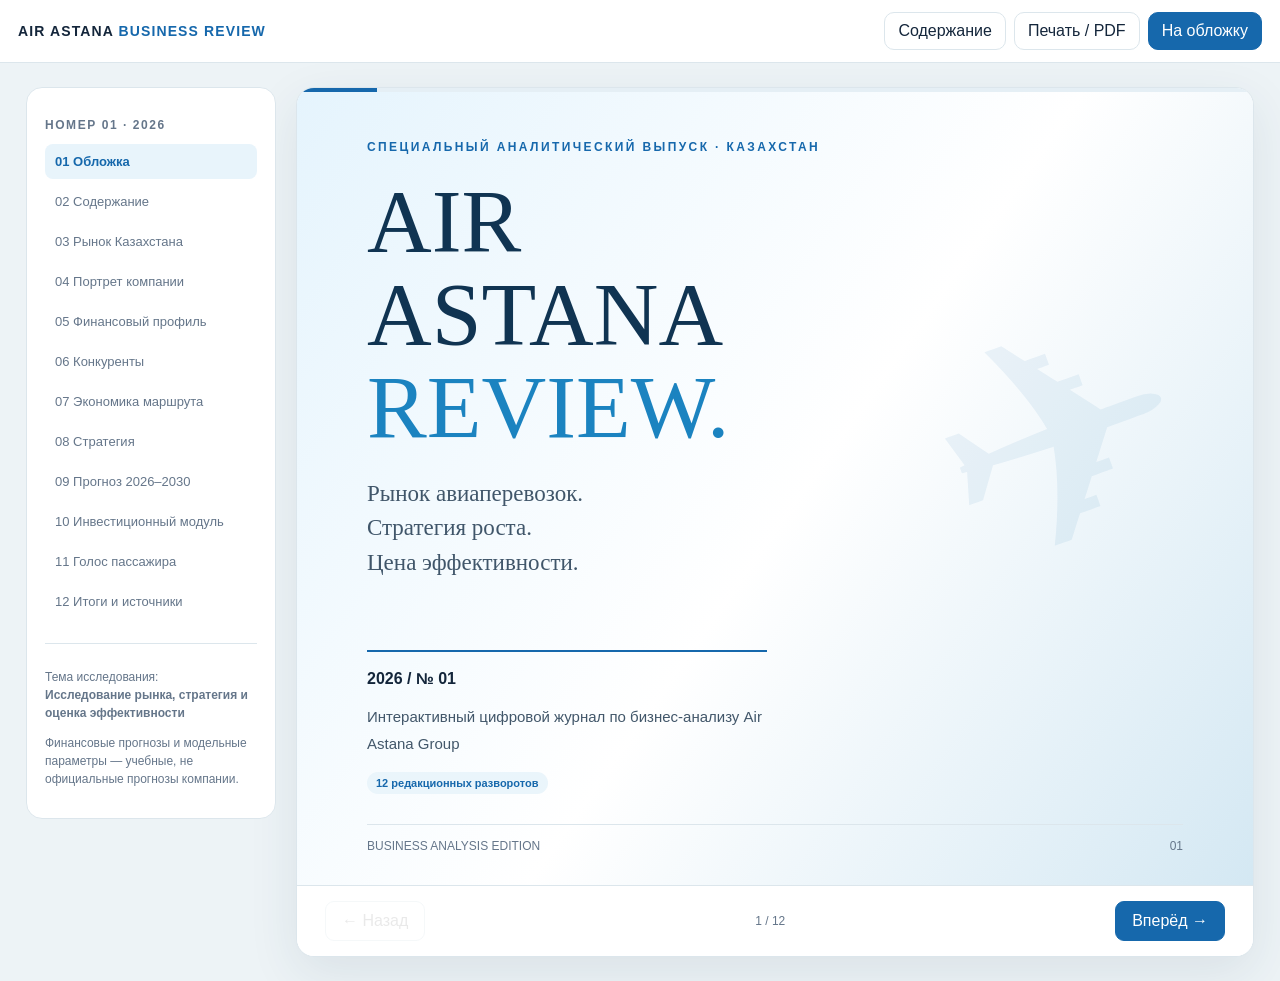
<file: index.html>
<!doctype html><html lang="ru"><head><meta charset="utf-8"><meta name="viewport" content="width=device-width,initial-scale=1"><title>Air Astana Business Review — цифровой журнал</title><link rel="stylesheet" href="style.css"></head><body><header class="top"><div class="brand">AIR ASTANA <span>BUSINESS REVIEW</span></div><div class="actions" style="margin:0"><button onclick="go(1)">Содержание</button><button onclick="window.print()">Печать / PDF</button><button class="primary" onclick="go(0)">На обложку</button></div></header><main class="shell"><aside class="sidebar"><h3>Номер 01 · 2026</h3><nav class="toc" id="toc"></nav><div class="divider"></div><div class="small">Тема исследования:<br><b>Исследование рынка, стратегия и оценка эффективности</b></div><p class="small">Финансовые прогнозы и модельные параметры — учебные, не официальные прогнозы компании.</p></aside><section class="paper"><div class="progress"><div id="progress"></div></div>
<section class="page cover active" data-name="Обложка"><div class="hero"><div class="eyebrow">Специальный аналитический выпуск · Казахстан</div><h1>AIR<br>ASTANA<br><span style="color:#1b83c0">REVIEW.</span></h1><p class="lead">Рынок авиаперевозок.<br>Стратегия роста.<br>Цена эффективности.</p><div class="issue"><b>2026 / № 01</b><p class="p">Интерактивный цифровой журнал по бизнес-анализу Air Astana Group</p><span class="tag">12 редакционных разворотов</span></div></div><div class="folio"><span>BUSINESS ANALYSIS EDITION</span><span>01</span></div></section>
<section class="page" data-name="Содержание"><div class="eyebrow">Редакционная навигация</div><h2>В этом номере</h2><p class="lead">От структуры авиационного рынка до выбора инвестиционной стратегии.</p><div id="contents" class="grid"></div><div class="panel"><b>Как читать журнал</b><p class="p">Выбирайте главу в меню, перелистывайте страницы стрелками или клавишами ← →. На страницах с пометкой «Интерактив» изменяйте параметры: расчёты и выводы обновятся сразу. Кнопка «Печать / PDF» создаёт печатную версию всех страниц.</p></div></section>
<section class="page" data-name="Рынок Казахстана"><div class="eyebrow">01 / Отраслевой обзор</div><h2>Авиационный рынок Казахстана</h2><p class="lead">Растущий рынок создаёт возможности для перевозчиков, но увеличение объёма само по себе не гарантирует роста прибыли.</p><div class="grid"><div class="stat"><small>Пассажиры казахстанских авиакомпаний, 2025</small><strong>15,4 млн</strong><small>Отраслевой показатель, не Air Astana</small></div><div class="stat"><small>Пассажиры аэропортов Казахстана, 2025</small><strong>31,8 млн</strong><small>Включает пассажиров иностранных авиакомпаний; методика отличается</small></div></div><p class="p">Для анализа рынка применяем PEST: политико-правовая среда (международные разрешения и регулирование), экономика (топливо, валютный курс, покупательная способность), общество (туризм и мобильность), технологии (цифровая дистрибуция, управление доходностью и парк самолётов).</p><div class="panel"><b>Методология</b><p class="p">Сравниваем темпы роста, ёмкость рынка и конкуренцию. Не складываем показатели аэропортов с количеством пассажиров авиакомпаний: это разные статистические совокупности.</p></div><div class="folio"><span>ИСТОЧНИК: МИНИСТЕРСТВО ТРАНСПОРТА РК, 2025</span><span>03</span></div></section>
<section class="page" data-name="Портрет компании"><div class="eyebrow">02 / Компания</div><h2>Два бренда — одна группа</h2><p class="lead">Air Astana ориентируется на полный сервис, FlyArystan — на бюджетную модель. В финансовых итогах группы они учитываются вместе.</p><div class="grid"><div class="panel"><span class="tag">Air Astana</span><h3>Полносервисный бренд</h3><p class="p">Развитие международных и внутренних направлений, сервис и пересадочные потоки.</p></div><div class="panel"><span class="tag">FlyArystan</span><h3>Бюджетный бренд</h3><p class="p">Чувствительный к цене пассажирский сегмент, высокая оборачиваемость и дополнительные услуги.</p></div></div><p class="quote">Ключевой вопрос: как превращать рост перевозок в устойчивую прибыль?</p><div class="folio"><span>ПРЕДМЕТ АНАЛИЗА: AIR ASTANA GROUP</span><span>04</span></div></section>
<section class="page" data-name="Финансовый профиль"><div class="eyebrow">03 / Финансы</div><h2>Рост доходов и давление на прибыль</h2><div class="grid three"><div class="stat"><small>Выручка и прочие доходы, 2025</small><strong>$1 453,9 млн</strong></div><div class="stat"><small>Чистая прибыль, 2025</small><strong>$13,6 млн</strong></div><div class="stat"><small>Пассажиры, 2025</small><strong>9,7 млн</strong></div></div><div class="panel"><b>Сравнение выручки, $ млн</b><div class="chart"><div class="barcol"><b>1 309,1</b><div class="bar" style="height:78%"></div><label>2024</label></div><div class="barcol"><b>1 453,9</b><div class="bar" style="height:87%"></div><label>2025</label></div></div></div><div class="formula">Темп роста выручки = (1 453,9 / 1 309,1 − 1) × 100% ≈ 11,1%</div><div class="formula">Чистая маржа 2025 = 13,6 / 1 453,9 × 100% ≈ 0,94%</div><p class="note">Числа округлены; при использовании иных определений дохода и более точных значений темп роста может отличаться. Показатели относятся к группе, не к отдельному бренду.</p><div class="folio"><span>ИСТОЧНИК: ПУБЛИЧНАЯ ОТЧЁТНОСТЬ AIR ASTANA GROUP</span><span>05</span></div></section>
<section class="page" data-name="Конкуренты"><div class="eyebrow">04 / Конкурентная среда</div><h2>За кого борются авиакомпании?</h2><p class="lead">Конкурентоспособность определяется не только ценой билета, но и маршрутной сетью, частотой, сервисом и условиями тарифа.</p><div class="tablewrap"><table><thead><tr><th>Перевозчик</th><th>Позиционирование</th><th>Сильная сторона</th><th>Ограничение сравнения</th></tr></thead><tbody><tr><td>Air Astana</td><td>Полный сервис</td><td>Сеть и сервис</td><td>Стоимость зависит от тарифа</td></tr><tr><td>FlyArystan</td><td>Лоукост</td><td>Ценовая доступность</td><td>Допуслуги оплачиваются отдельно</td></tr><tr><td>SCAT</td><td>Регулярные перевозки</td><td>Альтернативные маршруты</td><td>Нужна проверка конкретных рейсов</td></tr></tbody></table></div><div class="panel"><b>Интерактив: веса конкурентных факторов</b><p class="p">Оценки ниже — <b>иллюстративная экспертная матрица</b>, а не результаты измерения рынка.</p><div class="controls"><label>Важность цены (%)<input id="wPrice" type="range" min="0" max="100" value="50" oninput="competitors()"><span id="wPriceVal">50%</span></label><label>Важность сервиса (%)<input id="wService" type="range" min="0" max="100" value="50" oninput="competitors()"><span id="wServiceVal">50%</span></label></div><div id="competitorResult" class="result"></div></div><div class="folio"><span>МОДЕЛЬНЫЕ БАЛЛЫ 1–5; НЕ РЕЙТИНГ КОМПАНИЙ</span><span>06</span></div></section>
<section class="page" data-name="Экономика маршрута"><div class="eyebrow">05 / Интерактивная лаборатория</div><h2>Сколько должен зарабатывать рейс?</h2><p class="lead">Модель показывает связь загрузки кресел, среднего дохода на пассажира и эксплуатационных затрат.</p><div class="controls"><label>Кресел в самолёте<input id="seats" type="number" value="180" min="1" oninput="routeCalc()"></label><label>Загрузка, %<input id="load" type="number" value="82" min="0" max="100" oninput="routeCalc()"></label><label>Средний доход на пассажира, $<input id="fare" type="number" value="110" min="0" oninput="routeCalc()"></label><label>Затраты на рейс, $<input id="cost" type="number" value="13500" min="0" oninput="routeCalc()"></label></div><div class="formula">Прибыль рейса = кресла × загрузка × доход на пассажира − затраты</div><div class="formula">Безубыточная загрузка = затраты / (кресла × доход на пассажира) × 100%</div><div class="result" id="routeResult"></div><p class="note">Учебная модель одного рейса, без налогов, сезонности, транзитных тарифов и детальной структуры затрат. Не является раскрытой экономикой конкретного маршрута Air Astana.</p><div class="folio"><span>РАСЧЁТНАЯ МОДЕЛЬ · ДАННЫЕ ВВОДИТ ПОЛЬЗОВАТЕЛЬ</span><span>07</span></div></section>
<section class="page" data-name="Стратегия"><div class="eyebrow">06 / Стратегический раздел</div><h2>Стратегия: рост с дисциплиной затрат</h2><p class="lead">Гипотеза исследования: более эффективная загрузка сети и управление доходностью могут быть полезнее безусловного расширения мощностей.</p><div class="grid three"><div class="panel"><span class="tag">01</span><h3>Доходность</h3><p class="p">Сегментация спроса, тарифные предложения, дополнительные услуги.</p></div><div class="panel"><span class="tag">02</span><h3>Эффективность</h3><p class="p">Использование флота, планирование маршрутов, контроль CASK.</p></div><div class="panel"><span class="tag">03</span><h3>Качество</h3><p class="p">Пунктуальность, удобство покупки, клиентская лояльность.</p></div></div><div class="formula">RASK = операционные доходы / ASK</div><div class="formula">CASK = операционные затраты / ASK</div><p class="p">ASK — доступные кресло-километры. RPK — оплаченные пассажиро-километры. Загрузка кресел = RPK / ASK × 100%. Сравнивать RASK и CASK следует при согласованном определении доходов и затрат.</p><div class="panel"><b>План реализации</b><p class="p">0–6 месяцев: аудит маршрутов и клиентских сегментов. 6–18 месяцев: пилотирование решений. 18–36 месяцев: масштабирование при выполнении KPI.</p></div><div class="folio"><span>СТРАТЕГИЯ — АВТОРСКОЕ ПРЕДЛОЖЕНИЕ</span><span>08</span></div></section>
<section class="page" data-name="Прогноз 2026–2030"><div class="eyebrow">07 / Сценарное моделирование</div><h2>Пять лет вперёд</h2><p class="lead">Прогноз 2026–2030 годов строится на выбранном темпе роста выручки, а не выдаётся за официальный план компании.</p><div class="controls"><label>Сценарий<select id="scenario" onchange="forecast()"><option value="3">Осторожный · 3%</option><option value="7" selected>Базовый · 7%</option><option value="11">Оптимистичный · 11%</option></select></label><label>Предполагаемая чистая маржа, %<input id="margin" type="number" value="3" min="-50" max="50" step=".5" oninput="forecast()"></label></div><div class="formula">Выручка(t) = 1 453,9 × (1 + g)^(t − 2025)</div><div class="formula">Модельная прибыль(t) = выручка(t) × заданная маржа</div><div id="forecastTable" class="tablewrap"></div><p class="note">В расчёте используется база 2025 года. Маржа 3% — гипотеза для сценария, не достигнутая маржа 2025 года. Прогноз не учитывает валютные колебания, инфляцию, новые самолёты и изменения налогов.</p><div class="folio"><span>ПРОГНОЗ: СЦЕНАРИЙ, НЕ ФАКТ</span><span>09</span></div></section>
<section class="page" data-name="Инвестиционный модуль"><div class="eyebrow">08 / Финансовое решение</div><h2>Стоит ли инвестировать?</h2><p class="lead">NPV и индекс прибыльности помогают оценить, создаёт ли инвестиционный проект стоимость при заданной ставке дисконтирования.</p><div class="controls"><label>Первоначальные инвестиции, $ млн<input id="invest" type="number" value="20" min="0.01" step=".1" oninput="investment()"></label><label>Годовой денежный поток, $ млн<input id="cash" type="number" value="6" step=".1" oninput="investment()"></label><label>Ставка дисконтирования, %<input id="discount" type="number" value="12" min="0" max="100" step=".5" oninput="investment()"></label><label>Срок проекта, лет<input id="years" type="number" value="5" min="1" max="30" oninput="investment()"></label></div><div class="formula">NPV = −I₀ + Σ CFₜ / (1 + r)ᵗ</div><div class="formula">PI = приведённая стоимость притоков / I₀</div><div id="investResult" class="result"></div><p class="note">Модель равных годовых потоков, без ликвидационной стоимости, налоговых эффектов и дополнительных вложений. Для реального инвестиционного решения необходимы подробные денежные потоки.</p><div class="folio"><span>ФИНАНСОВАЯ МОДЕЛЬ · УЧЕБНЫЕ ДАННЫЕ</span><span>10</span></div></section>
<section class="page" data-name="Голос пассажира"><div class="eyebrow">09 / Первичные данные</div><h2>Что важно пассажирам?</h2><p class="lead">Мини-анкета позволяет собрать собственные ответы и дополнить вторичное исследование рынка первичными данными.</p><div class="surveybox"><label>Как часто летаете?<select id="frequency"><option>Реже раза в год</option><option>1–3 раза в год</option><option>4 и более раз в год</option></select></label><label>Главный критерий выбора<select id="priority"><option>Цена</option><option>Расписание</option><option>Сервис</option><option>Багаж</option><option>Пунктуальность</option></select></label><label>Предпочтительный формат<select id="type"><option>Полный сервис</option><option>Лоукост</option><option>Зависит от маршрута</option></select></label><label>Оценка доступности авиаперелётов<select id="rating"><option value="1">1 — низкая</option><option value="2">2</option><option value="3" selected>3</option><option value="4">4</option><option value="5">5 — высокая</option></select></label></div><div class="actions"><button class="primary" onclick="saveSurvey()">Сохранить ответ</button><button onclick="exportSurvey()">Экспорт CSV</button><button onclick="clearSurvey()">Очистить ответы</button></div><div class="result" id="surveyResult"></div><p class="note">Ответы сохраняются только в браузере на этом устройстве. Демонстрационные данные не добавлены. Для обобщения на рынок необходима репрезентативная выборка и описание способа набора респондентов.</p><div class="folio"><span>СОБСТВЕННОЕ ИССЛЕДОВАНИЕ · АНКЕТА</span><span>11</span></div></section>
<section class="page" data-name="Итоги и источники"><div class="eyebrow">10 / Выводы редакции</div><h2>Что показал анализ?</h2><p class="lead">Рост выручки не равен росту эффективности. Поэтому стратегия должна измеряться не только пассажиропотоком, но и доходностью и качеством операций.</p><div class="grid"><div class="panel"><b>Вывод 1</b><p class="p">У Air Astana Group есть масштаб и два бренда для работы с разными сегментами.</p></div><div class="panel"><b>Вывод 2</b><p class="p">Низкая чистая маржа 2025 года делает контроль затрат и прибыльности значимой задачей.</p></div><div class="panel"><b>Вывод 3</b><p class="p">Маршрутные и инвестиционные решения нужно проверять чувствительностью к загрузке и стоимости капитала.</p></div><div class="panel"><b>Вывод 4</b><p class="p">Пассажирский опрос должен быть дополнен реальными данными для надёжных выводов о предпочтениях.</p></div></div><div class="panel source"><b>Источники и дальнейшая проверка</b><p class="p">1. <a href="https://ir.airastana.com/en/disclosure-center/annual-reports/" target="_blank" rel="noopener">Air Astana — годовые отчёты</a><br>2. <a href="https://ir.airastana.com/" target="_blank" rel="noopener">Air Astana — Investor Relations</a><br>3. <a href="https://www.gov.kz/memleket/entities/transport" target="_blank" rel="noopener">Министерство транспорта Республики Казахстан</a><br>4. <a href="https://stat.gov.kz/" target="_blank" rel="noopener">Бюро национальной статистики</a></p><p class="small">Ссылки ведут к первичным площадкам; перед окончательной защитой сверить таблицы с точными строками отчётности и датами публикации.</p></div><div class="actions"><button class="primary" onclick="generateReport()">Сформировать краткий отчёт</button><button onclick="window.print()">Печать журнала / PDF</button></div><div id="report" class="panel" style="display:none;white-space:pre-wrap;margin-top:15px"></div><div class="folio"><span>AIR ASTANA BUSINESS REVIEW · 2026</span><span>12</span></div></section>
<div class="footerbar"><button id="prev" onclick="go(current-1)">← Назад</button><span id="counter" class="small"></span><button id="next" class="primary" onclick="go(current+1)">Вперёд →</button></div></section></main><script src="script.js"></script></body></html>
</file>
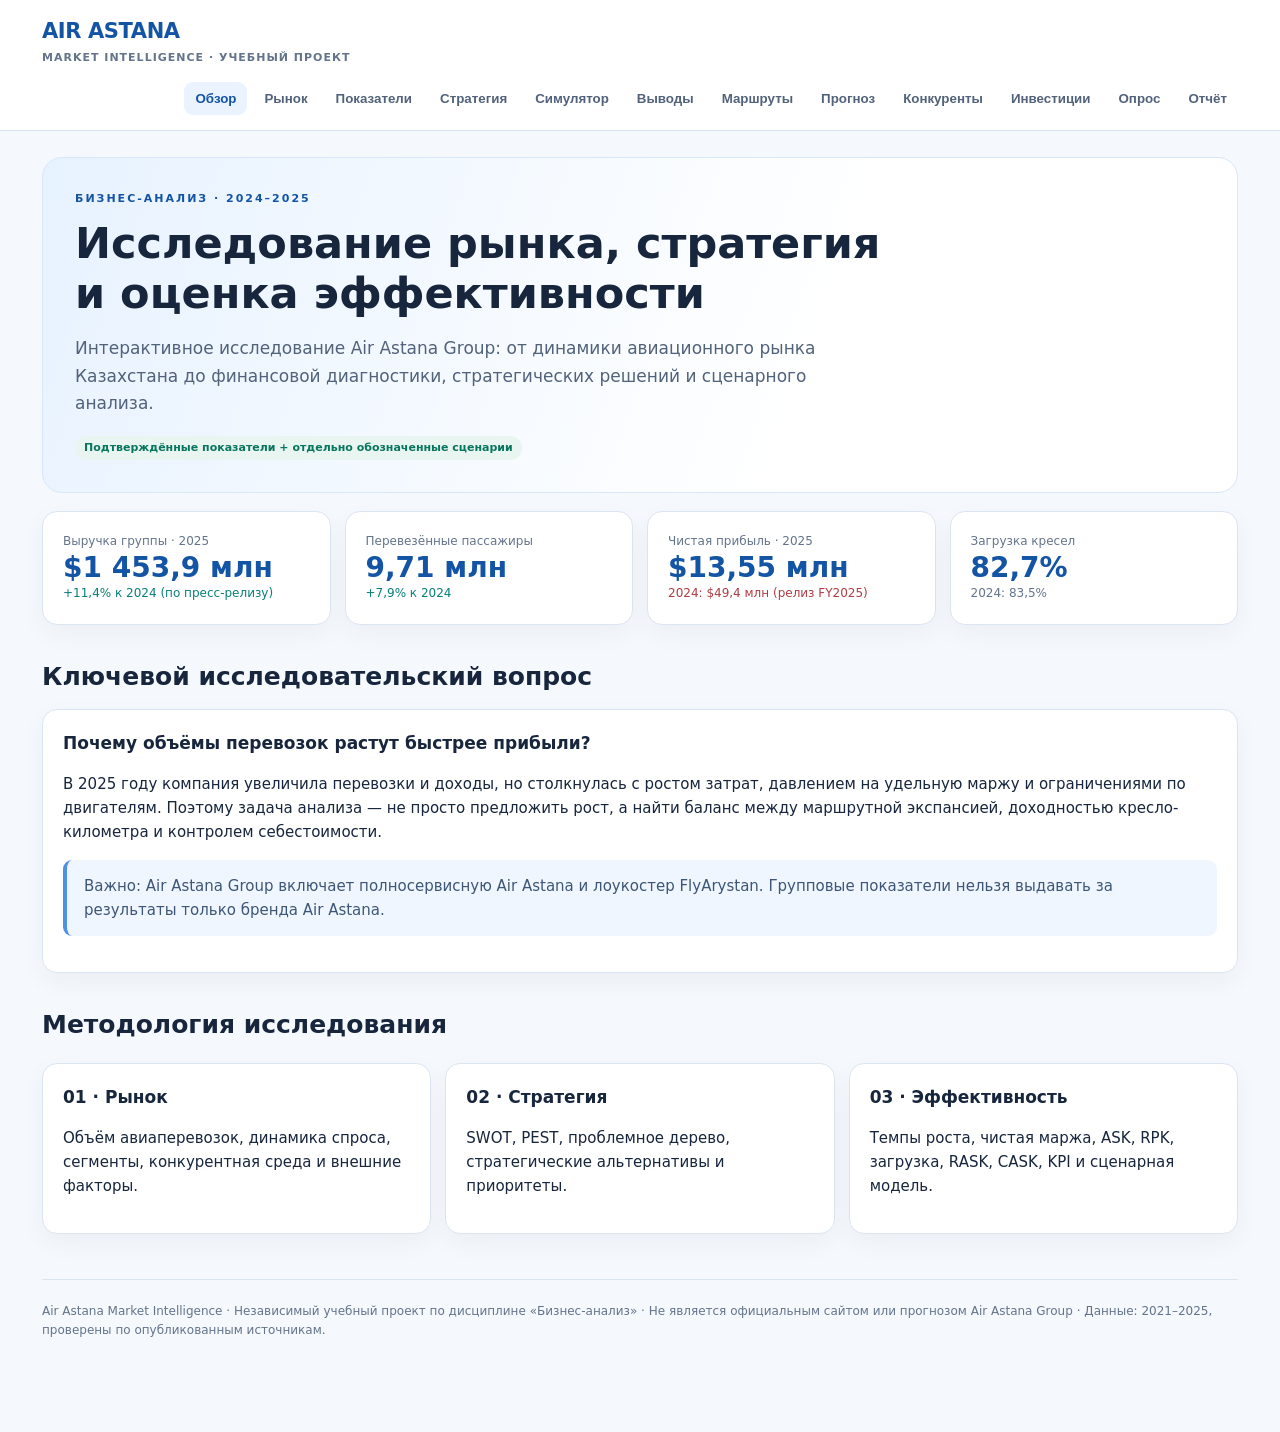
<file: analytics_archive.html>
<!doctype html><html lang="ru"><head><meta charset="utf-8"><meta name="viewport" content="width=device-width,initial-scale=1"><title>Air Astana | Аналитика рынка и стратегия</title><style>
:root{--bg:#f4f7fb;--paper:#fff;--ink:#17253d;--muted:#64748b;--line:#dfe7f1;--blue:#1763c6;--light:#eaf3ff;--teal:#087f77;--orange:#b55b19}*{box-sizing:border-box}body{margin:0;background:var(--bg);font:15px/1.6 system-ui,'Segoe UI',sans-serif;color:var(--ink)}header{background:white;border-bottom:1px solid var(--line);position:sticky;top:0;z-index:10}header .inner{max-width:1240px;margin:auto;padding:15px 22px;display:flex;align-items:center;gap:16px;flex-wrap:wrap}.brand{font-size:21px;font-weight:800;color:var(--blue)}.brand small{display:block;font-size:11px;color:var(--muted);letter-spacing:1px}nav{display:flex;gap:6px;flex-wrap:wrap;margin-left:auto}nav button{border:0;background:transparent;color:#52627b;padding:9px 11px;border-radius:9px;cursor:pointer;font-weight:600}nav button.active,nav button:hover{background:var(--light);color:var(--blue)}main{max-width:1240px;margin:auto;padding:26px 22px 70px}.page{display:none}.page.active{display:block}.hero{padding:32px;border-radius:20px;background:linear-gradient(110deg,#e7f2ff,#fff 65%);border:1px solid #d8e7f9}.eyebrow{text-transform:uppercase;letter-spacing:2px;font-size:11px;font-weight:800;color:var(--blue)}h1{font-size:clamp(27px,4vw,43px);line-height:1.17;margin:10px 0}h2{font-size:25px;margin:32px 0 12px}h3{font-size:17px;margin:0 0 10px}.lead{font-size:17px;color:#52627b;max-width:800px}.grid{display:grid;grid-template-columns:repeat(4,minmax(0,1fr));gap:14px;margin-top:18px}.grid.two{grid-template-columns:repeat(2,minmax(0,1fr))}.grid.three{grid-template-columns:repeat(3,minmax(0,1fr))}.card{background:var(--paper);border:1px solid var(--line);border-radius:15px;padding:20px;min-width:0;box-shadow:0 4px 15px #17365c06}.metric{font-size:28px;font-weight:800;color:var(--blue);line-height:1.2}.small{font-size:12px;color:var(--muted)}.positive{color:var(--teal)}.negative{color:#b03d44}.pill{display:inline-block;background:#e8f5f0;color:#08755e;padding:3px 9px;border-radius:20px;font-size:11px;font-weight:700}.warn{background:#fff4e6;color:#a65c18}.barwrap{background:#e8edf5;border-radius:7px;height:13px;overflow:hidden}.bar{height:100%;background:#367fe2;border-radius:7px}.table-scroll{overflow-x:auto}table{width:100%;border-collapse:collapse;font-size:13px}th,td{padding:11px 10px;text-align:left;border-bottom:1px solid var(--line)}th{background:#f3f7fc;color:#50617a;font-weight:700}td:not(:first-child){font-variant-numeric:tabular-nums}.note{padding:14px 17px;background:#f0f6ff;border-left:4px solid #4c91e4;border-radius:9px;color:#3d5677;margin:16px 0}.formula{font-family:ui-monospace,Consolas,monospace;background:#f5f8fd;border:1px solid var(--line);padding:12px;border-radius:9px;overflow:auto}.section-intro{max-width:900px;color:var(--muted)}label{display:block;font-weight:650;font-size:13px;margin-bottom:6px}input[type=range]{width:100%;accent-color:var(--blue)}input[type=number],select{width:100%;padding:10px;border:1px solid #cdd9e9;border-radius:9px;background:#fff;color:var(--ink)}.control{margin:0 0 18px}.control-head{display:flex;justify-content:space-between;gap:12px}.control-head strong{color:var(--blue)}.chart{width:100%;height:260px;display:block}.scenario{padding:16px;border-radius:12px;background:#f5f9ff;border:1px solid #dce8f8}.button{border:0;background:var(--blue);color:#fff;border-radius:9px;padding:10px 15px;cursor:pointer;font-weight:700}.button.secondary{background:#eaf2ff;color:#1756a5}a{color:var(--blue)}footer{margin-top:45px;padding:22px 0;border-top:1px solid var(--line);font-size:12px;color:var(--muted)}.cols{display:grid;grid-template-columns:1.2fr 1fr;gap:15px}.tag{color:var(--muted);font-size:12px}.mini{font-size:13px}.step{border-left:3px solid #83b2ee;padding:0 0 15px 17px;margin-left:5px}.step:last-child{padding-bottom:0}.compare{display:grid;grid-template-columns:1fr 1fr;gap:14px}.source{font-size:12px;color:var(--muted)}@media(max-width:900px){.grid{grid-template-columns:repeat(2,1fr)}.grid.three,.cols{grid-template-columns:1fr}nav{margin-left:0}}@media(max-width:560px){.grid,.grid.two,.grid.three,.compare{grid-template-columns:1fr}.hero{padding:22px}main{padding:18px 14px}header .inner{padding:12px}}
</style><style>
:root{--bg:#f5f8fc;--blue:#1354a4;--line:#dbe5f1} .brand{letter-spacing:-.4px}.card{box-shadow:0 9px 26px rgba(23,54,92,.045)}.card:hover{border-color:#c8d9ed}.module-hero{background:linear-gradient(125deg,#e7f3ff,#fff 75%);padding:26px;border:1px solid #d7e6f6;border-radius:18px;margin-bottom:22px}.tool-grid{display:grid;grid-template-columns:repeat(2,minmax(0,1fr));gap:14px}.muted{color:#64748b}.tag-demo{background:#fff2df;color:#955500;border-radius:18px;padding:4px 10px;font-size:11px;font-weight:800}.tag-real{background:#e8f6f0;color:#086a4e;border-radius:18px;padding:4px 10px;font-size:11px;font-weight:800}.route-bars{display:flex;gap:8px;align-items:flex-end;height:130px;border-bottom:1px solid #dae5f1;padding:10px 0}.route-bars div{flex:1;background:linear-gradient(#4d94ec,#b4d4ff);border-radius:6px 6px 0 0;min-height:2px;position:relative}.route-bars span{position:absolute;bottom:-24px;left:0;font-size:10px;white-space:nowrap}.result{background:#f0f7ff;padding:18px;border-radius:12px;border:1px solid #d8e7fb;margin-top:14px}.survey-row{padding:12px 0;border-bottom:1px solid #e6edf6}.survey-row label{display:inline;font-weight:400;margin-left:7px}.survey-row input{accent-color:var(--blue)}.report-area{background:white;border:1px solid #d9e3f0;border-radius:14px;padding:26px;line-height:1.7}.report-area h2{margin-top:22px}.report-area h3{margin-top:18px}.micro{font-size:11px;color:#708096}.compact{margin-top:8px}.section-kicker{font-size:12px;letter-spacing:1.5px;text-transform:uppercase;color:#1763c6;font-weight:800}.print-only{display:none}@media(max-width:720px){.tool-grid{grid-template-columns:1fr}}@media print{header,footer,.no-print,nav{display:none!important}body{background:white}.page{display:none!important}#report{display:block!important}#report .module-hero,#report .no-print{display:none!important}main{max-width:none;padding:0}.report-area{border:0;padding:0}.print-only{display:block}a{color:black}}
</style></head><body><header><div class="inner"><div class="brand">AIR ASTANA <small>MARKET INTELLIGENCE · УЧЕБНЫЙ ПРОЕКТ</small></div><nav id="nav"></nav></div></header><main>
<section class="page active" id="overview"><div class="hero"><div class="eyebrow">Бизнес-анализ · 2024–2025</div><h1>Исследование рынка, стратегия<br>и оценка эффективности</h1><p class="lead">Интерактивное исследование Air Astana Group: от динамики авиационного рынка Казахстана до финансовой диагностики, стратегических решений и сценарного анализа.</p><span class="pill">Подтверждённые показатели + отдельно обозначенные сценарии</span></div><div class="grid"><div class="card"><div class="small">Выручка группы · 2025</div><div class="metric">$1 453,9 млн</div><div class="small positive">+11,4% к 2024 (по пресс-релизу)</div></div><div class="card"><div class="small">Перевезённые пассажиры</div><div class="metric">9,71 млн</div><div class="small positive">+7,9% к 2024</div></div><div class="card"><div class="small">Чистая прибыль · 2025</div><div class="metric">$13,55 млн</div><div class="small negative">2024: $49,4 млн (релиз FY2025)</div></div><div class="card"><div class="small">Загрузка кресел</div><div class="metric">82,7%</div><div class="small">2024: 83,5%</div></div></div><h2>Ключевой исследовательский вопрос</h2><div class="card"><h3>Почему объёмы перевозок растут быстрее прибыли?</h3><p>В 2025 году компания увеличила перевозки и доходы, но столкнулась с ростом затрат, давлением на удельную маржу и ограничениями по двигателям. Поэтому задача анализа — не просто предложить рост, а найти баланс между маршрутной экспансией, доходностью кресло-километра и контролем себестоимости.</p><div class="note">Важно: Air Astana Group включает полноcервисную Air Astana и лоукостер FlyArystan. Групповые показатели нельзя выдавать за результаты только бренда Air Astana.</div></div><h2>Методология исследования</h2><div class="grid three"><div class="card"><h3>01 · Рынок</h3><p>Объём авиаперевозок, динамика спроса, сегменты, конкурентная среда и внешние факторы.</p></div><div class="card"><h3>02 · Стратегия</h3><p>SWOT, PEST, проблемное дерево, стратегические альтернативы и приоритеты.</p></div><div class="card"><h3>03 · Эффективность</h3><p>Темпы роста, чистая маржа, ASK, RPK, загрузка, RASK, CASK, KPI и сценарная модель.</p></div></div></section>
<section class="page" id="market"><div class="eyebrow">Раздел 01</div><h1>Исследование рынка</h1><p class="section-intro">Сначала оцениваем ёмкость и динамику рынка, затем положение Air Astana Group. Показатели разных источников имеют разные методики учёта и не всегда образуют точную долю рынка.</p><div class="grid three"><div class="card"><div class="small">Пассажиры авиаперевозок РК, 2025</div><div class="metric">15,4 млн</div><div class="small">Казахстанские перевозчики · Минтранс</div></div><div class="card"><div class="small">Пассажиропоток аэропортов РК</div><div class="metric">31,8 млн</div><div class="small">2024: 29,7 млн · Авиационная администрация</div></div><div class="card"><div class="small">Пассажиры Air Astana Group</div><div class="metric">9,71 млн</div><div class="small">Внутренние и международные перевозки группы</div></div></div><div class="note">15,4 млн — статистика авиаперевозок Республики Казахстан; 31,8 млн — пассажиропоток аэропортов; 9,71 млн — перевозки группы. Делить 9,71 на 15,4 и объявлять результат «точной долей рынка» некорректно без согласования географии, периода и методики.</div><h2>Динамика пассажиров Air Astana Group</h2><div class="card"><canvas id="passChart" class="chart"></canvas><div class="small">Млн пассажиров; 2021–2025. Источник: операционные показатели группы.</div></div><h2>Сегменты и факторы спроса</h2><div class="grid two"><div class="card"><h3>Сегментация рынка</h3><p><b>Деловые пассажиры:</b> ценят частоту, надёжность и удобные пересадки.</p><p><b>Туристы:</b> чувствительны к цене и сезонности.</p><p><b>Региональные пассажиры:</b> ориентируются на доступность маршрутов.</p><p><b>Международный транзит:</b> зависит от маршрутной сети и удобства стыковок.</p><div class="small">Качественная аналитическая сегментация, не статистическое распределение.</div></div><div class="card"><h3>PEST-анализ</h3><p><b>P · Политика:</b> авиационное регулирование, двусторонние соглашения, безопасность.</p><p><b>E · Экономика:</b> топливо, курс валют, доходы населения, лизинг.</p><p><b>S · Социум:</b> мобильность, туризм, ожидания сервиса.</p><p><b>T · Технологии:</b> цифровые продажи, управление доходностью, эффективность топлива.</p></div></div><h2>Конкурентная среда</h2><div class="card"><div class="table-scroll"><table><thead><tr><th>Игрок / группа</th><th>Позиционирование</th><th>Критерий сравнения</th></tr></thead><tbody><tr><td>Air Astana</td><td>Полносервисные перевозки</td><td>Сервис, сеть, международные маршруты</td></tr><tr><td>FlyArystan</td><td>Бюджетные перевозки (в группе)</td><td>Цена, загрузка, операционная эффективность</td></tr><tr><td>SCAT</td><td>Конкурирующий перевозчик</td><td>Маршруты, частота, цены</td></tr><tr><td>Иностранные авиакомпании</td><td>Конкуренция на международных направлениях</td><td>Пересадки, расписание, стоимость</td></tr></tbody></table></div><p class="small">Сравнение качественное. Для количественного бенчмаркинга нужны сопоставимые данные по конкретным маршрутам и датам.</p></div></section>
<section class="page" id="finance"><div class="eyebrow">Раздел 02</div><h1>Финансовая и операционная диагностика</h1><p class="section-intro">Ниже — исторические данные Air Astana Group. Суммы выручки и прибыли взяты из консолидированных показателей, без подмены EBITDAR чистой прибылью.</p><div class="card"><h3>Сравнение 2021–2025</h3><div class="table-scroll"><table id="historical"><thead><tr><th>Год</th><th>Выручка, $ млн</th><th>Чистая прибыль, $ млн</th><th>Пассажиры, млн</th><th>ASK, млрд</th><th>RPK, млрд</th><th>CASK, ¢</th></tr></thead><tbody></tbody></table></div><div class="small">Источники: операционные показатели Air Astana Group. Значения округлены для отображения.</div></div><div class="grid two"><div class="card"><h3>Выручка, $ млн</h3><canvas id="revChart" class="chart"></canvas></div><div class="card"><h3>Чистая прибыль, $ млн</h3><canvas id="profitChart" class="chart"></canvas></div></div><h2>Расчётные показатели</h2><div class="grid three" id="derived"></div><h2>Авиационные KPI и формулы</h2><div class="grid two"><div class="card"><h3>ASK — предложенная вместимость</h3><div class="formula">ASK = Σ(число кресел × дальность рейса)</div><p>Показывает объём предложенной пассажирской ёмкости в кресло-километрах.</p></div><div class="card"><h3>RPK — фактический пассажирооборот</h3><div class="formula">RPK = Σ(пассажиры × дальность рейса)</div><p>Показывает фактически использованный пассажирами объём перевозок.</p></div><div class="card"><h3>Load Factor — загрузка</h3><div class="formula">Загрузка (%) = RPK / ASK × 100</div><p>Например, 18,225 / 22,033 × 100 ≈ 82,72%.</p></div><div class="card"><h3>RASK и CASK</h3><div class="formula">RASK = операционный доход / ASK<br>CASK = операционные затраты / ASK</div><p>Обычно выражаются в центах на кресло-километр. Для опубликованных RASK/CASK следует использовать определения компании.</p></div><div class="card"><h3>Темп роста</h3><div class="formula">Рост (%) = (новое / старое − 1) × 100</div><p>Позволяет сравнивать динамику показателей за два периода.</p></div><div class="card"><h3>Чистая маржа</h3><div class="formula">Чистая маржа (%) = чистая прибыль / выручка × 100</div><p>Характеризует долю чистой прибыли в выручке.</p></div></div><div class="note">Указанные RASK и CASK — отраслевые операционные метрики. Разность RASK − CASK не равна чистой прибыли и не учитывает все особенности финансовой отчётности.</div></section>
<section class="page" id="strategy"><div class="eyebrow">Раздел 03</div><h1>Разработка стратегии</h1><p class="section-intro">Цель — повысить устойчивую доходность, а не только объём перевозок. Ниже аналитические предложения учебного проекта, а не утверждённый план компании.</p><div class="grid two"><div class="card"><h3>SWOT · сильные стороны</h3><p>Два бренда для разных сегментов; развитая маршрутная сеть; международное позиционирование; узнаваемость.</p></div><div class="card"><h3>SWOT · слабые стороны</h3><p>Высокая капиталоёмкость; чувствительность к технической доступности флота; давление расходов и валютных колебаний.</p></div><div class="card"><h3>SWOT · возможности</h3><p>Рост международных маршрутов; развитие транзитного потока; цифровая персонализация; оптимизация топливных затрат.</p></div><div class="card"><h3>SWOT · угрозы</h3><p>Конкуренция; изменение стоимости топлива; задержки поставок и ремонта; геополитические и регуляторные риски.</p></div></div><h2>Три стратегические альтернативы</h2><div class="grid three"><div class="card"><span class="pill">Альтернатива A</span><h3>Рост сети</h3><p>Развивать маршруты с подтверждённым спросом и высокой ожидаемой доходностью.</p><p class="small">Показатели: RASK, загрузка, прибыльность маршрута.</p></div><div class="card"><span class="pill">Альтернатива B</span><h3>Контроль затрат</h3><p>Повышать эффективность использования самолётов, топлива и расписания.</p><p class="small">Показатели: CASK, расход топлива, доступность флота.</p></div><div class="card"><span class="pill">Альтернатива C</span><h3>Доход на клиента</h3><p>Развивать дополнительные услуги и точнее сегментировать предложение.</p><p class="small">Показатели: доход на пассажира, конверсия, удовлетворённость.</p></div></div><h2>Матрица выбора стратегии</h2><p class="section-intro">Измени веса критериев и оценки (1–5). Баллы — учебная экспертная оценка, а не измеренные данные компании.</p><div class="card"><div class="grid three"><div><label>Потенциал дохода, вес</label><input type="number" min="0" max="100" value="40" id="w1"></div><div><label>Экономия затрат, вес</label><input type="number" min="0" max="100" value="35" id="w2"></div><div><label>Реализуемость, вес</label><input type="number" min="0" max="100" value="25" id="w3"></div></div><div class="table-scroll"><table id="scoreTable"><thead><tr><th>Стратегия</th><th>Доход (1–5)</th><th>Затраты (1–5)</th><th>Реализуемость (1–5)</th><th>Взвешенный балл</th></tr></thead><tbody></tbody></table></div><p id="winner" class="note"></p></div><h2>Дорожная карта внедрения</h2><div class="card"><div class="step"><b>0–3 месяца: диагностика</b><div>Проверка прибыльности направлений, сбор операционных данных, базовые KPI.</div></div><div class="step"><b>3–6 месяцев: пилот</b><div>Тестирование оптимизации расписания, дополнительных услуг или топливной эффективности.</div></div><div class="step"><b>6–12 месяцев: масштабирование</b><div>Расширение успешных инициатив, мониторинг KPI, контроль рисков и корректировка бюджета.</div></div></div></section>
<section class="page" id="simulator"><div class="eyebrow">Раздел 04</div><h1>Симулятор эффективности</h1><p class="section-intro">Модель чувствительности на базе опубликованных RASK, CASK и ASK за 2025 год. Это <b>учебный сценарий</b>, а не официальный прогноз Air Astana.</p><div class="cols"><div class="card"><h3>Измените параметры</h3><div class="control"><div class="control-head"><label for="ask">Объём ASK относительно 2025</label><strong id="askV"></strong></div><input type="range" id="ask" min="-15" max="25" value="5" step="1"></div><div class="control"><div class="control-head"><label for="rask">Изменение RASK</label><strong id="raskV"></strong></div><input type="range" id="rask" min="-15" max="20" value="5" step="1"></div><div class="control"><div class="control-head"><label for="cask">Изменение CASK</label><strong id="caskV"></strong></div><input type="range" id="cask" min="-15" max="20" value="-3" step="1"></div><div class="control"><div class="control-head"><label for="invest">Затраты на инициативу, $ млн</label><strong id="investV"></strong></div><input type="range" id="invest" min="0" max="50" value="12" step="1"></div><button class="button secondary" id="reset">Сбросить сценарий</button></div><div class="card"><h3>Результат сценария</h3><div class="grid two" style="margin:0"><div class="scenario"><div class="small">ASK</div><div class="metric" id="outASK"></div><div class="small">млрд кресло-км</div></div><div class="scenario"><div class="small">Удельная маржа</div><div class="metric" id="outSpread"></div><div class="small">¢ / ASK</div></div><div class="scenario"><div class="small">Модельный вклад</div><div class="metric" id="outContrib"></div><div class="small">$ млн</div></div><div class="scenario"><div class="small">Изменение к базе</div><div class="metric" id="outDelta"></div><div class="small">$ млн до затрат на проект</div></div></div><p class="note" id="outROI"></p></div></div><h2>Математика симулятора</h2><div class="grid two"><div class="card"><h3>Базовая модель</h3><div class="formula">ASK₀ = 22,032718 млрд<br>RASK₀ = 6,60 ¢<br>CASK₀ = 6,20 ¢<br>Вклад₀ = ASK₀ × (RASK₀ − CASK₀) × 10</div><p class="mini">Множитель 10 переводит млрд кресло-км × центы в миллионы долларов.</p></div><div class="card"><h3>Сценарная модель</h3><div class="formula">ASK₁ = ASK₀ × (1 + gASK)<br>RASK₁ = RASK₀ × (1 + gRASK)<br>CASK₁ = CASK₀ × (1 + gCASK)<br>Вклад₁ = ASK₁ × (RASK₁ − CASK₁) × 10<br>Δ = Вклад₁ − Вклад₀</div><p class="mini">Сценарный ROI = (Δ − инвестиции) / инвестиции × 100%, при инвестициях больше нуля.</p></div></div><div class="note">«Модельный вклад» — разность условных доходов и затрат на основе удельных метрик, а не прогноз чистой прибыли или денежного потока. ROI здесь — упрощённая однопериодная оценка; для реального инвестрешения потребуются NPV, ставка дисконтирования, CAPEX/OPEX, сроки и риск-анализ.</div></section>
<section class="page" id="conclusion"><div class="eyebrow">Раздел 05</div><h1>Выводы и источники</h1><div class="grid two"><div class="card"><h3>Основные выводы</h3><p><b>1.</b> Рынок авиаперевозок Казахстана расширялся в 2025 году, однако рост объёмов не гарантирует пропорционального роста прибыли.</p><p><b>2.</b> У Air Astana Group увеличились пассажиропоток и выручка, но чистая прибыль заметно снизилась.</p><p><b>3.</b> Для выбора стратегии важно сопоставлять рост ASK и RPK с динамикой RASK, CASK и ограничениями по флоту.</p><p><b>4.</b> Наиболее обоснованный подход — сочетание точечного роста доходных маршрутов с контролем затрат и тестированием инициатив.</p></div><div class="card"><h3>Что доказывает работа</h3><p>Исследование последовательно связывает <b>рыночные данные → диагностику предприятия → выбор стратегии → измеримые KPI → оценку экономического эффекта</b>.</p><p>Интерактивная часть позволяет показать чувствительность результата к управленческим решениям, но не заменяет финансовый прогноз компании.</p><h3>Ограничения</h3><p class="mini">Нет детальных данных о прибыльности каждого маршрута, конкурентных тарифах на сопоставимые даты и внутренних инвестиционных бюджетах. Поэтому оценки стратегий и сценарии явно маркированы как учебные.</p></div></div><h2>Первичные источники</h2><div class="card"><ol><li><a target="_blank" rel="noopener" href="https://ir.airastana.com/en/financial-operational/operational-highlights/">Air Astana Group — Operational Highlights (2021–2025)</a></li><li><a target="_blank" rel="noopener" href="https://kase.kz/en/information/news/show/1562278">KASE — FY 2025 Results (13.03.2026)</a></li><li><a target="_blank" rel="noopener" href="https://ir.airastana.com/media/8deacf8f13c3255/air-astana-ar-2025-eng-int.pdf">Air Astana Group — Integrated Report 2025</a></li><li><a target="_blank" rel="noopener" href="https://stat.gov.kz/en/industries/business-statistics/stat-transport/publications/472263/">Бюро национальной статистики — Транспорт, январь–декабрь 2025</a></li><li><a target="_blank" rel="noopener" href="https://caa.gov.kz/en/blog/post/development-civil-aviation-kazakhstan-2025-results-and-key-priorities-future">Авиационная администрация Казахстана — итоги 2025 года</a></li></ol><p class="small">Сайт работает офлайн. Ссылки на первоисточники открываются при наличии интернета.</p></div><h2>Как представить преподавателю</h2><div class="card"><p><b>1 мин:</b> сформулировать исследовательский вопрос. <b>2 мин:</b> показать рыночную динамику и конкурентов. <b>2 мин:</b> разобрать финансовые KPI и формулы. <b>2 мин:</b> сравнить стратегии. <b>2 мин:</b> дать преподавателю изменить параметры симулятора. <b>1 мин:</b> вывод и ограничения.</p></div></section>

<section class="page" id="routes"><div class="module-hero"><div class="section-kicker">Модуль 06 · Маршрутная сеть</div><h1>Анализ авиамаршрутов</h1><p class="lead">Оценка условной экономики маршрута и точки безубыточности. Маршруты ниже — учебные кейсы, не официальная маршрутная прибыль Air Astana.</p><span class="tag-demo">Сценарные входные данные</span></div>
<div class="grid three"><div class="card"><div class="small">ASK группы, 2025</div><div class="metric">22,0 млрд</div><span class="tag-real">Отчётность</span></div><div class="card"><div class="small">RPK группы, 2025</div><div class="metric">18,2 млрд</div><span class="tag-real">Отчётность</span></div><div class="card"><div class="small">Загрузка группы, 2025</div><div class="metric">82,7%</div><span class="tag-real">Отчётность</span></div></div>
<div class="grid two"><div class="card"><h3>Конструктор маршрута</h3><div class="control"><label for="routeSelect">Учебный маршрут</label><select id="routeSelect"><option value="ALA–NQZ">Алматы — Астана</option><option value="ALA–IST">Алматы — Стамбул</option><option value="NQZ–DXB">Астана — Дубай</option><option value="ALA–TBS">Алматы — Тбилиси</option></select></div><div class="tool-grid"><div><label for="rSeats">Кресел на рейсе</label><input id="rSeats" type="number" min="20" max="600" value="180"></div><div><label for="rFlights">Рейсов в месяц (в одну сторону)</label><input id="rFlights" type="number" min="1" max="300" value="60"></div><div><label for="rLoad">Загрузка, %</label><input id="rLoad" type="number" min="1" max="100" value="82"></div><div><label for="rFare">Средний доход с пассажира, $</label><input id="rFare" type="number" min="1" value="110"></div><div><label for="rCost">Затраты на рейс, $</label><input id="rCost" type="number" min="1" value="12000"></div><div><label for="rAnc">Доп. доход на пассажира, $</label><input id="rAnc" type="number" min="0" value="12"></div></div><button class="button secondary compact" id="rReset">Вернуть учебные параметры</button></div><div class="card"><h3>Экономика выбранного маршрута</h3><div class="grid two"><div><div class="small">Пассажиров / месяц</div><div class="metric" id="rPassengers">—</div></div><div><div class="small">Выручка / месяц</div><div class="metric" id="rRevenue">—</div></div><div><div class="small">Операционный вклад</div><div class="metric" id="rMargin">—</div></div><div><div class="small">Безубыточная загрузка</div><div class="metric" id="rBreak">—</div></div></div><div class="result" id="rInsight"></div><div class="formula">Пассажиры = кресла × рейсы × загрузка<br>Выручка = пассажиры × (тариф + доп. доход)<br>Вклад = выручка − рейсы × затраты/рейс<br>Безубыточная загрузка = затраты/рейс ÷ [кресла × доход/пасс.]</div></div></div><h2>Как использовать для стратегического решения</h2><div class="grid three"><div class="card"><h3>Высокий спрос</h3><p>Проверить возможность повышения частоты рейсов без снижения средней доходности.</p></div><div class="card"><h3>Низкая загрузка</h3><p>Проверить сезонность, расписание, цену и маркетинговую поддержку направления.</p></div><div class="card"><h3>Рост затрат</h3><p>Оценить влияние топлива, технических ограничений и состава флота на экономику рейса.</p></div></div><p class="note">Для реальной маршрутной рентабельности нужны внутренние данные: расстояние, налёт, распределённые накладные расходы, топливо, сборы, транзит, загрузка по сезонам и выручка по классам.</p></section>
<section class="page" id="forecast"><div class="module-hero"><div class="section-kicker">Модуль 07 · 2026–2030</div><h1>Пятилетний прогноз</h1><p class="lead">Три сценария развития: консервативный, базовый и ускоренный. Прогноз строится от фактической базы 2025 года и не является прогнозом руководства компании.</p><span class="tag-demo">Учебная прогнозная модель</span></div><div class="grid two"><div class="card"><h3>Параметры прогноза</h3><div class="control"><label>Сценарий</label><select id="forecastScenario"><option value="base">Базовый</option><option value="low">Консервативный</option><option value="high">Ускоренный</option></select></div><div class="tool-grid"><div><label>Годовой рост выручки, %</label><input type="number" id="fGrowth" value="7" step="0.5" min="-30" max="40"></div><div><label>Чистая маржа в 2030, %</label><input type="number" id="fMargin" value="3.5" step="0.1" min="-20" max="30"></div><div><label>Рост пассажиров, %/год</label><input type="number" id="fPassengers" value="5" step="0.5" min="-30" max="40"></div><div><label>Ставка дисконтирования, %</label><input type="number" id="fDiscount" value="12" step="0.5" min="0" max="50"></div></div><div class="result" id="fSummary"></div></div><div class="card"><h3>Прогноз выручки, $ млн</h3><canvas id="forecastChart" class="chart"></canvas><div class="formula">Выручкаₜ = Выручка₂₀₂₅ × (1 + g)^(t−2025)<br>Пассажирыₜ = Пассажиры₂₀₂₅ × (1 + gₚ)^(t−2025)<br>Прибыльₜ = Выручкаₜ × прогнозная маржаₜ</div><p class="small">Маржа плавно изменяется от фактической маржи 2025 к целевому значению 2030.</p></div></div><h2>Прогноз по годам</h2><div class="card table-scroll"><table><thead><tr><th>Год</th><th>Выручка, $ млн</th><th>Пассажиры, млн</th><th>Чистая маржа</th><th>Модельная прибыль, $ млн</th></tr></thead><tbody id="forecastRows"></tbody></table></div><div class="note">Сценарии чувствительны к допущениям. Экстраполяция не учитывает непредвиденные ремонты, курсовые колебания, изменение стоимости топлива и решения регуляторов.</div></section>
<section class="page" id="competitors"><div class="module-hero"><div class="section-kicker">Модуль 08 · Бенчмаркинг</div><h1>Сравнение конкурентов</h1><p class="lead">Позиционирование перевозчиков и сравнение по единым критериям. Оценки по шкале 1–5 задаются пользователем и не являются официальным рейтингом.</p></div><div class="card"><h3>Кого сравниваем</h3><p><b>Air Astana</b> — полносервисный бренд группы; <b>FlyArystan</b> — лоукостер в составе той же группы; <b>SCAT</b> — отдельный казахстанский перевозчик. Сравнение брендов внутри группы не означает сравнение независимых компаний.</p><div class="table-scroll"><table><thead><tr><th>Бренд</th><th>Модель</th><th>Сервис</th><th>Ценовое позиционирование</th><th>Основная аудитория</th></tr></thead><tbody><tr><td>Air Astana</td><td>Полносервисная</td><td>Включённые услуги зависят от тарифа</td><td>Сервис + удобство</td><td>Деловые, туристы, транзит</td></tr><tr><td>FlyArystan</td><td>Лоукост</td><td>Дополнительные услуги часто отдельно</td><td>Бюджетное</td><td>Чувствительные к цене</td></tr><tr><td>SCAT</td><td>Сетевая авиакомпания</td><td>Зависит от тарифа</td><td>Конкурентное</td><td>Внутренние и международные пассажиры</td></tr></tbody></table></div><p class="small">Цены на билеты не указаны: они меняются по маршруту, дате и тарифу. Для количественного сравнения нужен единый срез бронирований.</p></div><div class="grid two"><div class="card"><h3>Экспертная матрица (редактируемая)</h3><div class="table-scroll"><table><thead><tr><th>Бренд</th><th>Сервис</th><th>Доступность цены</th><th>Маршрутное удобство</th><th>Итог</th></tr></thead><tbody id="compRows"></tbody></table></div><p class="small">Все оценки — демонстрационные гипотезы, не подтверждённые измерения.</p></div><div class="card"><h3>Веса критериев</h3><div class="tool-grid"><div><label>Сервис</label><input id="cw0" type="number" value="40" min="0" max="100"></div><div><label>Доступность цены</label><input id="cw1" type="number" value="35" min="0" max="100"></div><div><label>Маршрутное удобство</label><input id="cw2" type="number" value="25" min="0" max="100"></div></div><div class="result" id="compResult"></div><div class="formula">Итоговый балл = Σ(оценкаᵢ × весᵢ) / Σ(весᵢ)</div><p class="small">Используйте реальные опросы и сравнимые тарифы, чтобы заменить экспертные оценки проверяемыми данными.</p></div></div></section>
<section class="page" id="investment"><div class="module-hero"><div class="section-kicker">Модуль 09 · Инвестиции</div><h1>Инвестиционная оценка</h1><p class="lead">NPV, IRR, простой и дисконтированный срок окупаемости, индекс прибыльности. Денежные потоки моделируются для учебной инициативы, а не для реального проекта авиакомпании.</p><span class="tag-demo">Учебный инвестиционный кейс</span></div><div class="grid two"><div class="card"><h3>Исходные параметры</h3><div class="tool-grid"><div><label>Начальные инвестиции, $ млн</label><input id="iCapex" type="number" value="25" min="0.01" step="1"></div><div><label>Ежегодный денежный поток, $ млн</label><input id="iCash" type="number" value="8" step="0.5"></div><div><label>Рост потока, %/год</label><input id="iGrowth" type="number" value="3" step="0.5"></div><div><label>Ставка дисконтирования, %</label><input id="iRate" type="number" value="12" step="0.5" min="0" max="80"></div><div><label>Горизонт, лет</label><input id="iYears" type="number" value="5" min="1" max="15"></div></div><button class="button secondary compact" id="iReset">Сбросить модель</button><div class="formula">NPV = −I₀ + Σ CFₜ/(1+r)^t<br>PI = PV будущих потоков / I₀<br>IRR: ставка r, при которой NPV = 0<br>Payback: первый момент, когда накопленный поток ≥ I₀</div></div><div class="card"><h3>Результат расчёта</h3><div class="grid two"><div><div class="small">NPV, $ млн</div><div class="metric" id="iNPV">—</div></div><div><div class="small">IRR</div><div class="metric" id="iIRR">—</div></div><div><div class="small">Индекс PI</div><div class="metric" id="iPI">—</div></div><div><div class="small">Окупаемость</div><div class="metric" id="iPayback">—</div></div></div><div class="result" id="iVerdict"></div></div></div><h2>Денежные потоки</h2><div class="card table-scroll"><table><thead><tr><th>Год</th><th>Денежный поток, $ млн</th><th>Дисконтированный поток</th><th>Накопленный поток</th><th>Накопленный дисконтированный</th></tr></thead><tbody id="investmentRows"></tbody></table></div><div class="note">NPV > 0 означает положительную приведённую стоимость при выбранной ставке и допущениях, но не гарантирует реальную прибыль. IRR может быть неоднозначной при нестандартных потоках; модель использует начальный отток и последующие равномерно положительные потоки.</div></section>
<section class="page" id="survey"><div class="module-hero"><div class="section-kicker">Модуль 10 · Исследование клиентов</div><h1>Исследование пассажиров</h1><p class="lead">Анкета для самостоятельного сбора первичных данных. Ответы сохраняются локально в этом браузере; никакие данные не отправляются на сервер.</p><span class="tag-demo">Реальные ответы только после проведения опроса</span></div><div class="grid two"><div class="card"><h3>Анкета пассажира</h3><form id="surveyForm"><div class="control"><label for="sPurpose">Цель поездки</label><select id="sPurpose"><option>Туризм</option><option>Работа / бизнес</option><option>Учёба</option><option>Личные дела</option></select></div><div class="control"><label for="sFactor">Главный фактор выбора авиакомпании</label><select id="sFactor"><option>Цена</option><option>Расписание</option><option>Надёжность</option><option>Сервис</option><option>Багаж и условия</option></select></div><div class="control"><label for="sBrand">Предпочтительный бренд</label><select id="sBrand"><option>Air Astana</option><option>FlyArystan</option><option>SCAT</option><option>Другой / не определился</option></select></div><div class="control"><label for="sRating">Удовлетворённость последним перелётом (1–5)</label><select id="sRating"><option value="1">1 — очень низкая</option><option value="2">2</option><option value="3">3</option><option value="4">4</option><option value="5" selected>5 — высокая</option></select></div><button class="button" type="submit">Добавить анонимный ответ</button></form><p class="micro">Не собирайте ФИО, номера телефонов, билетов и другие персональные данные.</p></div><div class="card"><h3>Результаты опроса</h3><div class="grid two"><div><div class="small">Ответов</div><div class="metric" id="sCount">0</div></div><div><div class="small">Средняя оценка</div><div class="metric" id="sAverage">—</div></div></div><div id="surveyStats" class="result">Ответов пока нет.</div><div class="tool-grid no-print"><button id="sExport" class="button secondary">Экспорт CSV</button><button id="sClear" class="button secondary">Очистить ответы</button></div><p class="small">Опрос удобной выборки не является репрезентативным для всего рынка. В отчёте указывайте размер выборки и способ сбора.</p></div></div><h2>Как интерпретировать результаты</h2><div class="grid three"><div class="card"><h3>Сегментация</h3><p>Распределение ответов по цели поездки помогает понять, какие группы представлены в выборке.</p></div><div class="card"><h3>Факторы выбора</h3><p>Частота упоминания цены, расписания, надёжности и сервиса показывает предпочтения опрошенных.</p></div><div class="card"><h3>Удовлетворённость</h3><p>Средняя оценка и доля оценок 4–5 отражают восприятие опыта, но не измеряют NPS.</p></div></div></section>
<section class="page" id="report"><div class="module-hero"><div class="section-kicker">Модуль 11 · Итог</div><h1>Автоматический отчёт</h1><p class="lead">Собирает ключевые результаты исследования и текущие параметры моделей. Нажмите «Печать / PDF», чтобы сохранить документ через браузер.</p><button id="reportBuild" class="button no-print">Обновить отчёт</button> <button id="reportPrint" class="button secondary no-print">Печать / сохранить PDF</button> <button id="reportCopy" class="button secondary no-print">Копировать текст</button></div><div class="report-area" id="reportContent"></div></section>
<footer>Air Astana Market Intelligence · Независимый учебный проект по дисциплине «Бизнес-анализ» · Не является официальным сайтом или прогнозом Air Astana Group · Данные: 2021–2025, проверены по опубликованным источникам.</footer></main><script>
const pages=[['overview','Обзор'],['market','Рынок'],['finance','Показатели'],['strategy','Стратегия'],['simulator','Симулятор'],['conclusion','Выводы'],['routes','Маршруты'],['forecast','Прогноз'],['competitors','Конкуренты'],['investment','Инвестиции'],['survey','Опрос'],['report','Отчёт']];const nav=document.getElementById('nav');pages.forEach(([id,name])=>{const b=document.createElement('button');b.textContent=name;b.dataset.page=id;b.onclick=()=>show(id);nav.append(b)});function show(id){document.querySelectorAll('.page').forEach(p=>p.classList.toggle('active',p.id===id));document.querySelectorAll('nav button').forEach(b=>b.classList.toggle('active',b.dataset.page===id));history.replaceState(null,'','#'+id);window.scrollTo({top:0,behavior:'instant'});setTimeout(drawAll,20)}show(pages.some(p=>p[0]===location.hash.slice(1))?location.hash.slice(1):'overview');
const years=[2021,2022,2023,2024,2025],rev=[761.838,1032.382,1174.514,1309.148,1453.890],profit=[36.159,78.414,68.705,52.777,13.552],pass=[6.617661,7.348778,8.087546,8.991412,9.705759],ask=[13.063678,15.921347,17.689651,19.322854,22.032718],rpk=[10.410181,13.159168,14.646227,16.128485,18.225196],cask=[5.05,5.55,5.87,6.10,6.20];const fmt=(n,d=1)=>Number(n).toLocaleString('ru-RU',{minimumFractionDigits:d,maximumFractionDigits:d});document.querySelector('#historical tbody').innerHTML=years.map((y,i)=>`<tr><td>${y}</td><td>${fmt(rev[i])}</td><td>${fmt(profit[i])}</td><td>${fmt(pass[i],2)}</td><td>${fmt(ask[i],2)}</td><td>${fmt(rpk[i],2)}</td><td>${fmt(cask[i],2)}</td></tr>`).join('');const pct=(a,b)=>(a/b-1)*100;const derived=[['Рост выручки',pct(rev[4],rev[3]),'%','2025 к 2024'],['Рост пассажиров',pct(pass[4],pass[3]),'%','2025 к 2024'],['Изменение прибыли',pct(profit[4],profit[3]),'%','2025 к 2024'],['Чистая маржа 2025',profit[4]/rev[4]*100,'%','Чистая прибыль / выручка'],['Чистая маржа 2024',profit[3]/rev[3]*100,'%','Чистая прибыль / выручка'],['Загрузка 2025',rpk[4]/ask[4]*100,'%','RPK / ASK']];document.getElementById('derived').innerHTML=derived.map(([name,value,suffix,desc])=>`<div class="card"><div class="small">${name}</div><div class="metric ${value<0?'negative':''}">${value>0&&name.includes('Рост')?'+':''}${fmt(value,2)}${suffix}</div><div class="small">${desc}</div></div>`).join('');
function plot(id,data,unit){const canvas=document.getElementById(id);if(!canvas||canvas.closest('.page:not(.active)'))return;const dpr=devicePixelRatio||1,w=canvas.clientWidth,h=260;canvas.width=w*dpr;canvas.height=h*dpr;const c=canvas.getContext('2d');c.scale(dpr,dpr);c.clearRect(0,0,w,h);const left=55,right=18,top=20,bottom=43,plotW=w-left-right,plotH=h-top-bottom,max=Math.max(...data)*1.15; c.font='12px system-ui';c.textAlign='right';c.fillStyle='#73849d';for(let j=0;j<=4;j++){let val=max*j/4,y=top+plotH-(j/4)*plotH;c.strokeStyle='#e6edf6';c.beginPath();c.moveTo(left,y);c.lineTo(w-right,y);c.stroke();c.fillText(fmt(val,val<10?1:0),left-9,y+4)}const bw=Math.min(48,plotW/data.length*.5);data.forEach((v,i)=>{const x=left+(i+.5)*plotW/data.length,y=top+plotH-v/max*plotH;c.fillStyle=i===data.length-1?'#1763c6':'#9bc2f0';c.fillRect(x-bw/2,y,bw,top+plotH-y);c.textAlign='center';c.fillStyle='#52627b';c.fillText(years[i],x,h-18)});}
function drawAll(){plot('passChart',pass);plot('revChart',rev);plot('profitChart',profit)}window.addEventListener('resize',drawAll);
const scores=[['Рост сети',5,2,3],['Контроль затрат',3,5,4],['Доход на клиента',4,3,5]];document.querySelector('#scoreTable tbody').innerHTML=scores.map((r,i)=>`<tr><td>${r[0]}</td>${r.slice(1).map((v,j)=>`<td><input aria-label="${r[0]} критерий ${j+1}" type="number" min="1" max="5" value="${v}" id="s${i}${j}"></td>`).join('')}<td id="score${i}"></td></tr>`).join('');function score(){const w=[1,2,3].map(i=>Math.max(0,+document.getElementById('w'+i).value||0)),sum=w.reduce((a,b)=>a+b,0);if(!sum){document.getElementById('winner').textContent='Укажите хотя бы один ненулевой вес.';return}let arr=scores.map((r,i)=>{let n=w.reduce((a,weight,j)=>a+weight*Math.max(1,Math.min(5,+document.getElementById(`s${i}${j}`).value||1)),0)/sum;document.getElementById('score'+i).textContent=fmt(n,2)+' / 5';return [r[0],n]});arr.sort((a,b)=>b[1]-a[1]);document.getElementById('winner').textContent=`При выбранных экспертных оценках лидирует «${arr[0][0]}» (${fmt(arr[0][1],2)} из 5). Это модель приоритизации, а не доказательство реальной доходности.`}document.querySelectorAll('#strategy input').forEach(e=>e.addEventListener('input',score));score();
const ids=['ask','rask','cask','invest'];function simulate(){const [ga,gr,gc,invest]=ids.map(id=>+document.getElementById(id).value);ids.forEach((id,i)=>document.getElementById(id+'V').textContent=(id==='invest'?'$'+invest+' млн':(i<3?( [ga,gr,gc][i]>0?'+':'')+[ga,gr,gc][i]+'%':'')));const a=22.032718*(1+ga/100),r=6.6*(1+gr/100),c=6.2*(1+gc/100),base=22.032718*(6.6-6.2)*10,contrib=a*(r-c)*10,delta=contrib-base;document.getElementById('outASK').textContent=fmt(a,2);document.getElementById('outSpread').textContent=fmt(r-c,2);document.getElementById('outContrib').textContent=fmt(contrib,1);document.getElementById('outDelta').textContent=(delta>=0?'+':'')+fmt(delta,1);document.getElementById('outROI').textContent=invest>0?`Упрощённый сценарный ROI: ${fmt((delta-invest)/invest*100,1)}%. После условных затрат на инициативу: ${fmt(delta-invest,1)} млн $. Показатель не является прогнозом прибыли.`:'Инвестиции равны нулю: ROI не определён (деление на ноль).'}ids.forEach(id=>document.getElementById(id).addEventListener('input',simulate));document.getElementById('reset').onclick=()=>{[5,5,-3,12].forEach((v,i)=>document.getElementById(ids[i]).value=v);simulate()};simulate();drawAll();

// === MODULES v3 ===
const v=id=>Number(document.getElementById(id).value), money=n=>'$'+fmt(n,1)+' млн', safe=(x,min,max)=>Math.min(max,Math.max(min,Number.isFinite(x)?x:min));
const routeDefaults={'ALA–NQZ':[180,60,82,110,12000,12],'ALA–IST':[180,40,80,280,33000,20],'NQZ–DXB':[180,30,78,310,37000,25],'ALA–TBS':[180,25,75,220,26000,18]};const routeFields=['rSeats','rFlights','rLoad','rFare','rCost','rAnc'];
function setRoute(){routeDefaults[document.getElementById('routeSelect').value].forEach((n,i)=>document.getElementById(routeFields[i]).value=n);calcRoute()}
function calcRoute(){let [seats,flights,load,fare,cost,anc]=routeFields.map(v);seats=safe(seats,1,1000);flights=safe(flights,1,10000);load=safe(load,0,100);fare=safe(fare,0,1e7);cost=safe(cost,0,1e9);anc=safe(anc,0,1e6);const pax=seats*flights*load/100, revenue=pax*(fare+anc),margin=revenue-flights*cost,breakEven=(fare+anc)>0?cost/(seats*(fare+anc))*100:NaN;document.getElementById('rPassengers').textContent=fmt(pax,0);document.getElementById('rRevenue').textContent='$'+fmt(revenue/1000,1)+' тыс.';document.getElementById('rMargin').textContent='$'+fmt(margin/1000,1)+' тыс.';document.getElementById('rBreak').textContent=Number.isFinite(breakEven)?fmt(breakEven,1)+'%':'—';document.getElementById('rInsight').textContent=breakEven>100?'При заданных параметрах даже 100% загрузки недостаточно для безубыточности.':margin>=0?'Учебный маршрут имеет положительный вклад до общекорпоративных расходов.':'Учебный маршрут убыточен при заданных параметрах.';return{pax,revenue,margin,breakEven}}
routeFields.forEach(id=>document.getElementById(id).addEventListener('input',calcRoute));document.getElementById('routeSelect').addEventListener('change',setRoute);document.getElementById('rReset').onclick=setRoute;calcRoute();
const presets={base:[7,3.5,5,12],low:[3,1,2,15],high:[11,5,8,10]},forecastIds=['fGrowth','fMargin','fPassengers','fDiscount'];function setForecast(){presets[document.getElementById('forecastScenario').value].forEach((n,i)=>document.getElementById(forecastIds[i]).value=n);calcForecast()}
let lastForecast=[];function calcForecast(){let g=safe(v('fGrowth'),-50,100)/100,mar=safe(v('fMargin'),-50,50),gp=safe(v('fPassengers'),-50,100)/100;const baseMargin=13.6/1453.9*100;lastForecast=Array.from({length:6},(_,i)=>{let yr=2025+i,revenue=1453.9*Math.pow(1+g,i),passengers=9.7*Math.pow(1+gp,i),margin=baseMargin+(mar-baseMargin)*i/5;return{yr,revenue,passengers,margin,profit:revenue*margin/100}});document.getElementById('forecastRows').innerHTML=lastForecast.map(x=>`<tr><td>${x.yr}</td><td>${fmt(x.revenue,1)}</td><td>${fmt(x.passengers,2)}</td><td>${fmt(x.margin,2)}%</td><td>${fmt(x.profit,1)}</td></tr>`).join('');document.getElementById('fSummary').textContent=`2030: выручка ${money(lastForecast[5].revenue)}, пассажиры ${fmt(lastForecast[5].passengers,2)} млн, модельная чистая прибыль ${money(lastForecast[5].profit)}.`;drawForecast()}
function drawForecast(){const canvas=document.getElementById('forecastChart');if(!canvas||canvas.closest('.page:not(.active)'))return;const dpr=window.devicePixelRatio||1,w=canvas.clientWidth,h=260;canvas.width=w*dpr;canvas.height=h*dpr;const c=canvas.getContext('2d');c.scale(dpr,dpr);c.clearRect(0,0,w,h);const L=55,R=15,T=20,B=40,max=Math.max(...lastForecast.map(x=>x.revenue))*1.13;for(let j=0;j<=4;j++){const y=T+(h-T-B)*(1-j/4);c.strokeStyle='#e1eaf4';c.beginPath();c.moveTo(L,y);c.lineTo(w-R,y);c.stroke();c.fillStyle='#71849b';c.font='11px sans-serif';c.fillText(fmt(max*j/4,0),3,y+3)}c.beginPath();lastForecast.forEach((x,i)=>{let px=L+i*(w-L-R)/5,py=h-B-(x.revenue/max)*(h-T-B);i?c.lineTo(px,py):c.moveTo(px,py)});c.strokeStyle='#1763c6';c.lineWidth=3;c.stroke();lastForecast.forEach((x,i)=>{let px=L+i*(w-L-R)/5,py=h-B-(x.revenue/max)*(h-T-B);c.fillStyle='#1763c6';c.beginPath();c.arc(px,py,4,0,7);c.fill();c.fillStyle='#52627b';c.fillText(x.yr,px-13,h-15)})}
document.getElementById('forecastScenario').onchange=setForecast;forecastIds.forEach(id=>document.getElementById(id).oninput=calcForecast);calcForecast();
const compNames=['Air Astana','FlyArystan','SCAT'],compDefault=[[5,2,5],[3,5,4],[3,4,3]];document.getElementById('compRows').innerHTML=compNames.map((n,i)=>`<tr><td>${n}</td>${compDefault[i].map((s,j)=>`<td><input aria-label="${n} критерий ${j+1}" id="comp${i}${j}" type="number" min="1" max="5" value="${s}"></td>`).join('')}<td id="compTotal${i}"></td></tr>`).join('');let compWinner='';function calcComp(){let weights=[v('cw0'),v('cw1'),v('cw2')].map(x=>safe(x,0,1000)),total=weights.reduce((a,b)=>a+b,0);if(!total){document.getElementById('compResult').textContent='Введите ненулевой вес хотя бы одного критерия.';return}let ranking=compNames.map((name,i)=>{let score=weights.reduce((s,w,j)=>s+w*safe(v(`comp${i}${j}`),1,5),0)/total;document.getElementById('compTotal'+i).textContent=fmt(score,2);return{name,score}}).sort((a,b)=>b.score-a.score);compWinner=ranking[0].name;document.getElementById('compResult').textContent=`Лидер по вашим экспертным оценкам: ${ranking[0].name} (${fmt(ranking[0].score,2)}/5). Результат меняется при изменении весов и оценок.`}document.querySelectorAll('#competitors input').forEach(e=>e.oninput=calcComp);calcComp();
const invFields=['iCapex','iCash','iGrowth','iRate','iYears'];let investmentResult={};function calcInvestment(){let capex=safe(v('iCapex'),.01,1e9),cash=v('iCash'),growth=safe(v('iGrowth'),-99,100)/100,rate=safe(v('iRate'),0,100)/100,years=Math.round(safe(v('iYears'),1,15));let npv=-capex,pv=0,cum=-capex,discounted=-capex,rows=[],payback=null;for(let t=1;t<=years;t++){const cf=cash*Math.pow(1+growth,t-1),p=cf/Math.pow(1+rate,t),before=cum;cum+=cf;discounted+=p;pv+=p;if(payback===null&&cf>0&&cum>=0)payback=t-1+(-before)/cf;rows.push({t,cf,p,cum,discounted})}npv+=pv;let irr=null;const fn=r=>-capex+rows.reduce((s,x)=>s+x.cf/Math.pow(1+r,x.t),0);if(cash>0&&fn(-.999999)>0&&fn(1e6)<0){let lo=-.999999,hi=1e6;for(let i=0;i<180;i++){let mid=(lo+hi)/2;fn(mid)>0?lo=mid:hi=mid}irr=(lo+hi)/2*100}investmentResult={npv,irr,pi:pv/capex,payback,capex,rate,years};document.getElementById('iNPV').textContent=money(npv);document.getElementById('iIRR').textContent=irr===null?'Не определена':fmt(irr,1)+'%';document.getElementById('iPI').textContent=fmt(pv/capex,2);document.getElementById('iPayback').textContent=payback===null?'За горизонтом':fmt(payback,2)+' года';document.getElementById('investmentRows').innerHTML=rows.map(x=>`<tr><td>${x.t}</td><td>${fmt(x.cf,2)}</td><td>${fmt(x.p,2)}</td><td>${fmt(x.cum,2)}</td><td>${fmt(x.discounted,2)}</td></tr>`).join('');document.getElementById('iVerdict').textContent=npv>0?'При выбранной ставке NPV положителен: учебный проект проходит критерий NPV.':'При выбранной ставке NPV не положителен: учебный проект не проходит критерий NPV.'}invFields.forEach(id=>document.getElementById(id).oninput=calcInvestment);document.getElementById('iReset').onclick=()=>{[25,8,3,12,5].forEach((n,i)=>document.getElementById(invFields[i]).value=n);calcInvestment()};calcInvestment();
let answers=[];try{answers=JSON.parse(localStorage.getItem('airSurveyV3')||'[]');if(!Array.isArray(answers))answers=[]}catch(e){answers=[]}const persist=()=>{try{localStorage.setItem('airSurveyV3',JSON.stringify(answers))}catch(e){}};function renderSurvey(){document.getElementById('sCount').textContent=answers.length;document.getElementById('sAverage').textContent=answers.length?fmt(answers.reduce((s,x)=>s+x.rating,0)/answers.length,2):'—';if(!answers.length){document.getElementById('surveyStats').textContent='Ответов пока нет. Добавьте ответы реальных респондентов.';return}const counts=(key)=>Object.entries(answers.reduce((a,x)=>(a[x[key]]=(a[x[key]]||0)+1,a),{})).sort((a,b)=>b[1]-a[1]);const groups=[['Фактор выбора','factor'],['Цель поездки','purpose'],['Бренд','brand']];document.getElementById('surveyStats').innerHTML=groups.map(([title,key])=>`<h3>${title}</h3>`+counts(key).map(([name,n])=>`<div class="survey-row"><div class="control-head"><span>${name}</span><strong>${n} (${fmt(n/answers.length*100,0)}%)</strong></div><div class="barwrap"><div class="bar" style="width:${n/answers.length*100}%"></div></div></div>`).join('')).join('')}
document.getElementById('surveyForm').onsubmit=e=>{e.preventDefault();answers.push({purpose:document.getElementById('sPurpose').value,factor:document.getElementById('sFactor').value,brand:document.getElementById('sBrand').value,rating:v('sRating')});persist();renderSurvey()};document.getElementById('sClear').onclick=()=>{if(confirm('Удалить все локально сохранённые ответы?')){answers=[];persist();renderSurvey()}};document.getElementById('sExport').onclick=()=>{let rows=[['purpose','factor','brand','rating'],...answers.map(x=>[x.purpose,x.factor,x.brand,x.rating])],csv='\ufeff'+rows.map(row=>row.map(x=>'"'+String(x).replace(/"/g,'""')+'"').join(';')).join('\r\n');const blob=new Blob([csv],{type:'text/csv;charset=utf-8'}),url=URL.createObjectURL(blob),a=document.createElement('a');a.href=url;a.download='air_astana_survey.csv';a.click();setTimeout(()=>URL.revokeObjectURL(url),1000)};renderSurvey();
function makeReport(){const r=calcRoute(),f=lastForecast[5],i=investmentResult;const content=`<div class="print-only"><h1>Air Astana Group: исследование рынка, стратегия и оценка эффективности</h1><p>Учебный аналитический отчёт · 2026</p></div><h2>1. Цель и объект исследования</h2><p>Объект — Air Astana Group (Air Astana и FlyArystan). Цель — исследовать положение группы на рынке авиаперевозок Казахстана, разработать стратегические альтернативы и оценить их эффективность на сценарных моделях.</p><h2>2. Рынок и финансовое положение</h2><p>В 2025 году авиакомпании Казахстана перевезли 15,4 млн пассажиров (данные Минтранса), аэропорты обслужили 31,8 млн пассажиров. Air Astana Group перевезла 9,7 млн пассажиров, получила выручку и прочие доходы $1 453,9 млн, чистую прибыль $13,6 млн, ASK 22,0 млрд, RPK 18,2 млрд. Загрузка — 82,7%. Разные статистические совокупности нельзя напрямую делить для определения доли рынка.</p><p>Темп роста выручки: (1453,9/1304,9−1)×100 ≈ 11,4%. Чистая маржа: 13,6/1453,9×100 ≈ 0,94%. Диагноз: рост масштаба бизнеса сопровождается давлением на маржу.</p><h2>3. Стратегические альтернативы</h2><p>Рассмотрены точечное развитие маршрутной сети, повышение дохода на клиента и снижение удельных затрат. Экспертная матрица сравнения брендов в текущей модели выделяет «${compWinner}», однако это не официальный рейтинг и не финансовый результат.</p><h2>4. Модель маршрута (учебные допущения)</h2><p>Маршрут: ${document.getElementById('routeSelect').value}. Пассажиры за месяц: ${fmt(r.pax,0)}. Выручка: $${fmt(r.revenue/1000,1)} тыс. Условный операционный вклад: $${fmt(r.margin/1000,1)} тыс. Безубыточная загрузка: ${Number.isFinite(r.breakEven)?fmt(r.breakEven,1)+'%':'не определена'}. Это не фактическая экономика маршрута.</p><h2>5. Прогноз 2026–2030 (учебный)</h2><p>При заданном темпе роста выручки ${v('fGrowth')}% в год и целевой марже ${v('fMargin')}% в 2030 году: выручка $${fmt(f.revenue,1)} млн, пассажиры ${fmt(f.passengers,2)} млн, модельная прибыль $${fmt(f.profit,1)} млн. Метод: сложный процент и плавное изменение маржи.</p><h2>6. Инвестиционный анализ (учебный)</h2><p>Первоначальные инвестиции: $${fmt(i.capex,1)} млн; ставка дисконтирования ${fmt(i.rate*100,1)}%; горизонт ${i.years} лет. NPV: $${fmt(i.npv,2)} млн; PI: ${fmt(i.pi,2)}; IRR: ${i.irr===null?'не определена':fmt(i.irr,2)+'%'}; простой срок окупаемости: ${i.payback===null?'за горизонтом':fmt(i.payback,2)+' года'}.</p><h2>7. Исследование пассажиров</h2><p>Локально собранных ответов: ${answers.length}. ${answers.length?'Средняя удовлетворённость: '+fmt(answers.reduce((s,x)=>s+x.rating,0)/answers.length,2)+'/5.':'Опрос пока не проведён; выводы о пассажирских предпочтениях делать нельзя.'} Выборка нерепрезентативна без специального плана отбора.</p><h2>8. Вывод</h2><p>Предпочтительно сочетать рост на маршрутах с подтверждённой доходностью, контроль CASK и развитие дополнительных доходов. Перед внедрением инициатив необходимы реальные маршрутные данные, оценка риска и верификация финансовой модели.</p><h2>9. Источники</h2><ol><li>Air Astana Group, FY2025 results: https://kase.kz/en/information/news/show/1562278</li><li>Air Astana Group, Integrated Report 2025: https://ir.airastana.com/media/8dea6c7862820d9/annual-report-2025.pdf</li><li>Министерство транспорта РК, итоги 2025: https://www.gov.kz/org/transport/press/news/details/1169468?lang=ru</li></ol><p class="micro">Отчёт сгенерирован локально; сценарные значения — не официальные прогнозы Air Astana.</p>`;document.getElementById('reportContent').innerHTML=content;return document.getElementById('reportContent').innerText}
document.getElementById('reportBuild').onclick=makeReport;document.getElementById('reportPrint').onclick=()=>{makeReport();window.print()};document.getElementById('reportCopy').onclick=()=>{let text=makeReport();if(navigator.clipboard&&window.isSecureContext){navigator.clipboard.writeText(text).then(()=>alert('Текст скопирован')).catch(()=>alert('Выделите текст отчёта и скопируйте вручную'))}else{const area=document.createElement('textarea');area.value=text;document.body.appendChild(area);area.select();try{document.execCommand('copy');alert('Текст скопирован')}catch(e){alert('Скопируйте текст вручную')}area.remove()}};makeReport();
const prevShow=show;show=function(id){prevShow(id);if(id==='forecast')requestAnimationFrame(drawForecast);if(id==='report')makeReport()};window.addEventListener('resize',drawForecast);
</script></body></html>
</file>
<file: style.css>
:root{--ink:#14263b;--muted:#65768a;--blue:#1668ac;--cyan:#e8f4fb;--line:#dce6ec;--bg:#edf3f6;--gold:#b58b4a}*{box-sizing:border-box}body{margin:0;background:var(--bg);color:var(--ink);font-family:Arial,Helvetica,sans-serif}button,input,select{font:inherit}button{cursor:pointer}.top{position:sticky;top:0;z-index:10;background:#fff;border-bottom:1px solid var(--line);display:flex;align-items:center;justify-content:space-between;padding:12px max(18px,calc((100vw - 1260px)/2));gap:12px;flex-wrap:wrap}.brand{font-weight:900;letter-spacing:.08em;font-size:14px}.brand span{color:var(--blue)}.top button,.actions button,.btn{border:1px solid var(--line);background:#fff;border-radius:10px;padding:9px 13px;color:var(--ink)}button:hover{border-color:var(--blue)}.primary{background:var(--blue)!important;color:white!important;border-color:var(--blue)!important}.shell{max-width:1260px;margin:24px auto;display:grid;grid-template-columns:250px 1fr;gap:20px;padding:0 16px}.sidebar{background:#fff;border:1px solid var(--line);border-radius:16px;padding:18px;height:max-content;position:sticky;top:86px}.sidebar h3{font-size:12px;letter-spacing:.13em;color:var(--muted);text-transform:uppercase}.toc{display:flex;flex-direction:column;gap:5px}.toc button{text-align:left;background:transparent;border:0;padding:10px;border-radius:8px;color:var(--muted);font-size:13px}.toc button.active{background:var(--cyan);color:var(--blue);font-weight:800}.paper{background:#fff;min-height:720px;border-radius:18px;box-shadow:0 16px 50px #24445a18;border:1px solid var(--line);overflow:hidden}.page{display:none;padding:48px clamp(24px,6vw,70px) 32px;min-height:670px;animation:fade .24s ease}.page.active{display:block}@keyframes fade{from{opacity:.5;transform:translateY(7px)}to{opacity:1;transform:translateY(0)}}.eyebrow{color:var(--blue);font-size:12px;font-weight:800;letter-spacing:.2em;text-transform:uppercase}.page h1{font-family:Georgia,serif;font-size:clamp(38px,5vw,66px);font-weight:500;line-height:1.04;margin:20px 0}.page h2{font-family:Georgia,serif;font-size:clamp(30px,4vw,47px);font-weight:500;line-height:1.1;margin:14px 0 20px}.lead{font-family:Georgia,serif;font-size:clamp(18px,2vw,23px);line-height:1.5;color:#40566a}.p{font-size:15px;line-height:1.8;color:#42576a}.grid{display:grid;grid-template-columns:repeat(2,minmax(0,1fr));gap:15px;margin:22px 0}.three{grid-template-columns:repeat(3,minmax(0,1fr))}.stat,.panel{border:1px solid var(--line);border-radius:12px;padding:20px;background:#fff}.stat strong{font-size:clamp(23px,3vw,34px);display:block;color:var(--blue);margin:9px 0}.stat small,.small{font-size:12px;color:var(--muted);line-height:1.5}.panel{background:#f8fbfd}.divider{height:1px;background:var(--line);margin:24px 0}.cover{background:linear-gradient(125deg,#e5f4fd 0%,#fff 52%,#d4e8f3 100%);position:relative;min-height:670px}.cover:after{content:'✈';position:absolute;right:7%;top:22%;font-size:clamp(130px,24vw,300px);color:#1668ac13;transform:rotate(-20deg);pointer-events:none}.cover .hero{position:relative;z-index:1;max-width:660px}.cover h1{font-size:clamp(54px,7vw,96px);color:#103452}.cover .issue{border-top:2px solid var(--blue);padding-top:18px;margin-top:70px;max-width:400px}.folio{border-top:1px solid var(--line);margin-top:30px;padding-top:14px;color:var(--muted);font-size:12px;display:flex;justify-content:space-between}.chart{display:flex;align-items:end;gap:16px;height:230px;border-bottom:1px solid #cbd9e3;padding:18px 10px 0}.barcol{flex:1;display:flex;align-items:center;flex-direction:column;justify-content:end;height:100%;gap:8px}.bar{background:linear-gradient(180deg,#3c96cf,#1668ac);width:min(80%,85px);border-radius:8px 8px 0 0;min-height:3px;transition:height .3s}.barcol label{font-size:12px;color:var(--muted)}.barcol b{font-size:12px}.tablewrap{overflow-x:auto}table{width:100%;border-collapse:collapse;font-size:13px}th,td{text-align:left;border-bottom:1px solid var(--line);padding:12px 10px;vertical-align:top}th{color:var(--muted);font-size:11px;letter-spacing:.06em;text-transform:uppercase}.formula{font-family:Georgia,serif;background:#eaf5fb;border-left:4px solid var(--blue);padding:16px 20px;border-radius:5px;margin:14px 0;font-size:17px;overflow-wrap:anywhere}.controls{display:grid;grid-template-columns:repeat(2,minmax(0,1fr));gap:15px;margin:20px 0}.controls label{font-size:12px;font-weight:700;color:#51677b;display:flex;flex-direction:column;gap:8px}.controls input,.controls select{width:100%;padding:11px;border:1px solid #cbdbe6;border-radius:9px;background:#fff;color:var(--ink)}.note{font-size:12px;color:#6c7f90;background:#f2f7fa;padding:12px 14px;border-radius:9px;line-height:1.6}.tag{display:inline-block;padding:5px 9px;background:#eaf5fb;color:var(--blue);border-radius:99px;font-size:11px;font-weight:700}.footerbar{display:flex;align-items:center;justify-content:space-between;gap:10px;padding:15px 28px;border-top:1px solid var(--line);background:#fff}.footerbar button{border:1px solid var(--line);border-radius:9px;padding:10px 16px;background:white}.footerbar button:disabled{opacity:.3;cursor:default}.progress{height:4px;background:#e5eff5}.progress div{height:100%;background:var(--blue);transition:width .2s}.source a{color:var(--blue);word-break:break-word}.pill{display:inline-block;margin:4px 6px 4px 0;padding:7px 10px;border-radius:7px;background:#edf6fb;color:#316280;font-size:12px}.quote{font-family:Georgia,serif;font-size:24px;color:#2a506a;border-left:3px solid var(--gold);padding:8px 0 8px 18px}.result{background:#eaf5fb;border-radius:12px;padding:20px;margin:16px 0}.result strong{font-size:25px;color:var(--blue)}.surveybox{display:grid;grid-template-columns:repeat(2,1fr);gap:14px}.surveybox label{display:flex;flex-direction:column;gap:7px;font-size:13px}.surveybox select{padding:10px;border:1px solid var(--line);border-radius:8px}.actions{display:flex;gap:8px;flex-wrap:wrap;margin-top:15px}@media(max-width:850px){.shell{display:block}.sidebar{position:static;margin-bottom:15px}.toc{display:grid;grid-template-columns:repeat(2,1fr)}.page{padding:30px 22px}.cover{min-height:600px}}@media(max-width:540px){.grid,.three,.controls,.surveybox{grid-template-columns:1fr}.top{padding:10px 14px}.top .brand{font-size:12px}.page h1{font-size:45px}}@media print{body{background:white}.top,.sidebar,.footerbar,.progress,.actions{display:none!important}.shell{display:block;margin:0;padding:0;max-width:none}.paper{border:0;box-shadow:none}.page{display:block!important;min-height:auto;page-break-after:always;padding:22mm 18mm}.cover{min-height:240mm}.chart{-webkit-print-color-adjust:exact;print-color-adjust:exact}.bar{print-color-adjust:exact}.panel,.stat{break-inside:avoid}}
</file>
